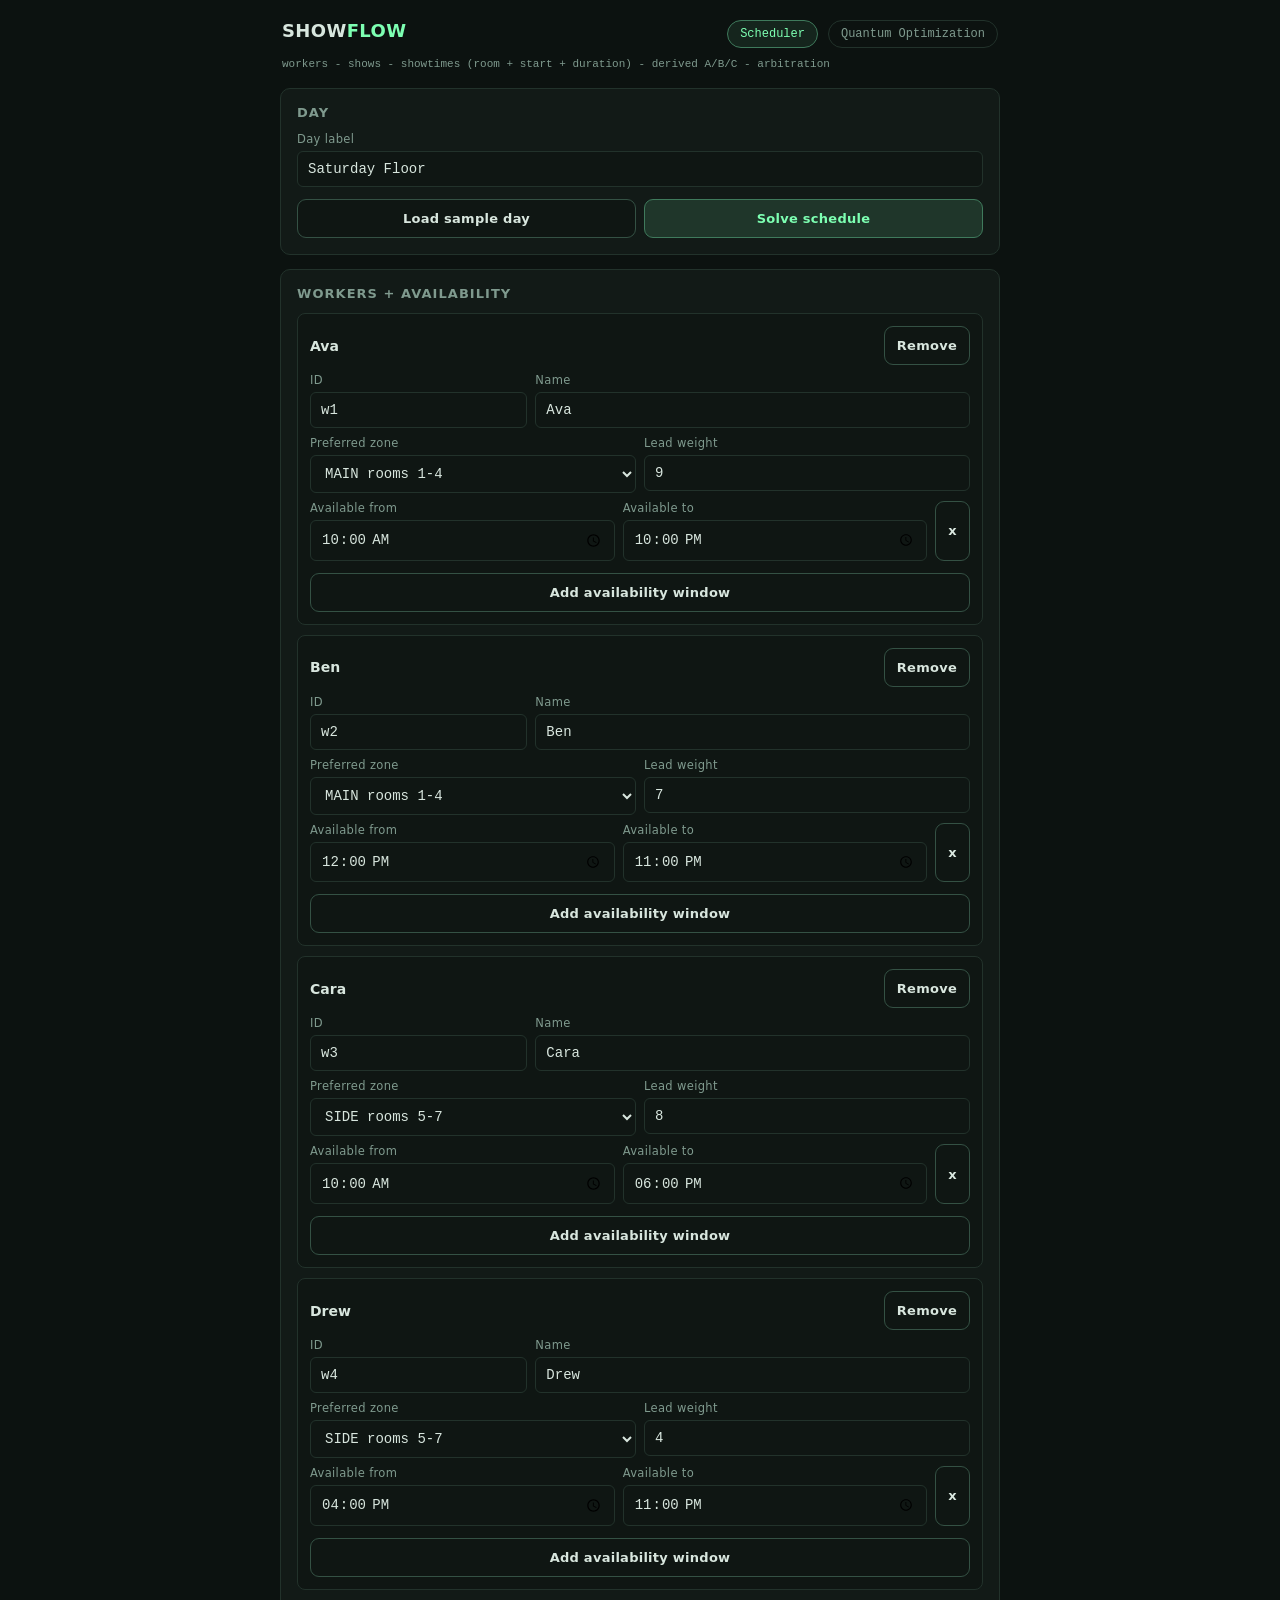
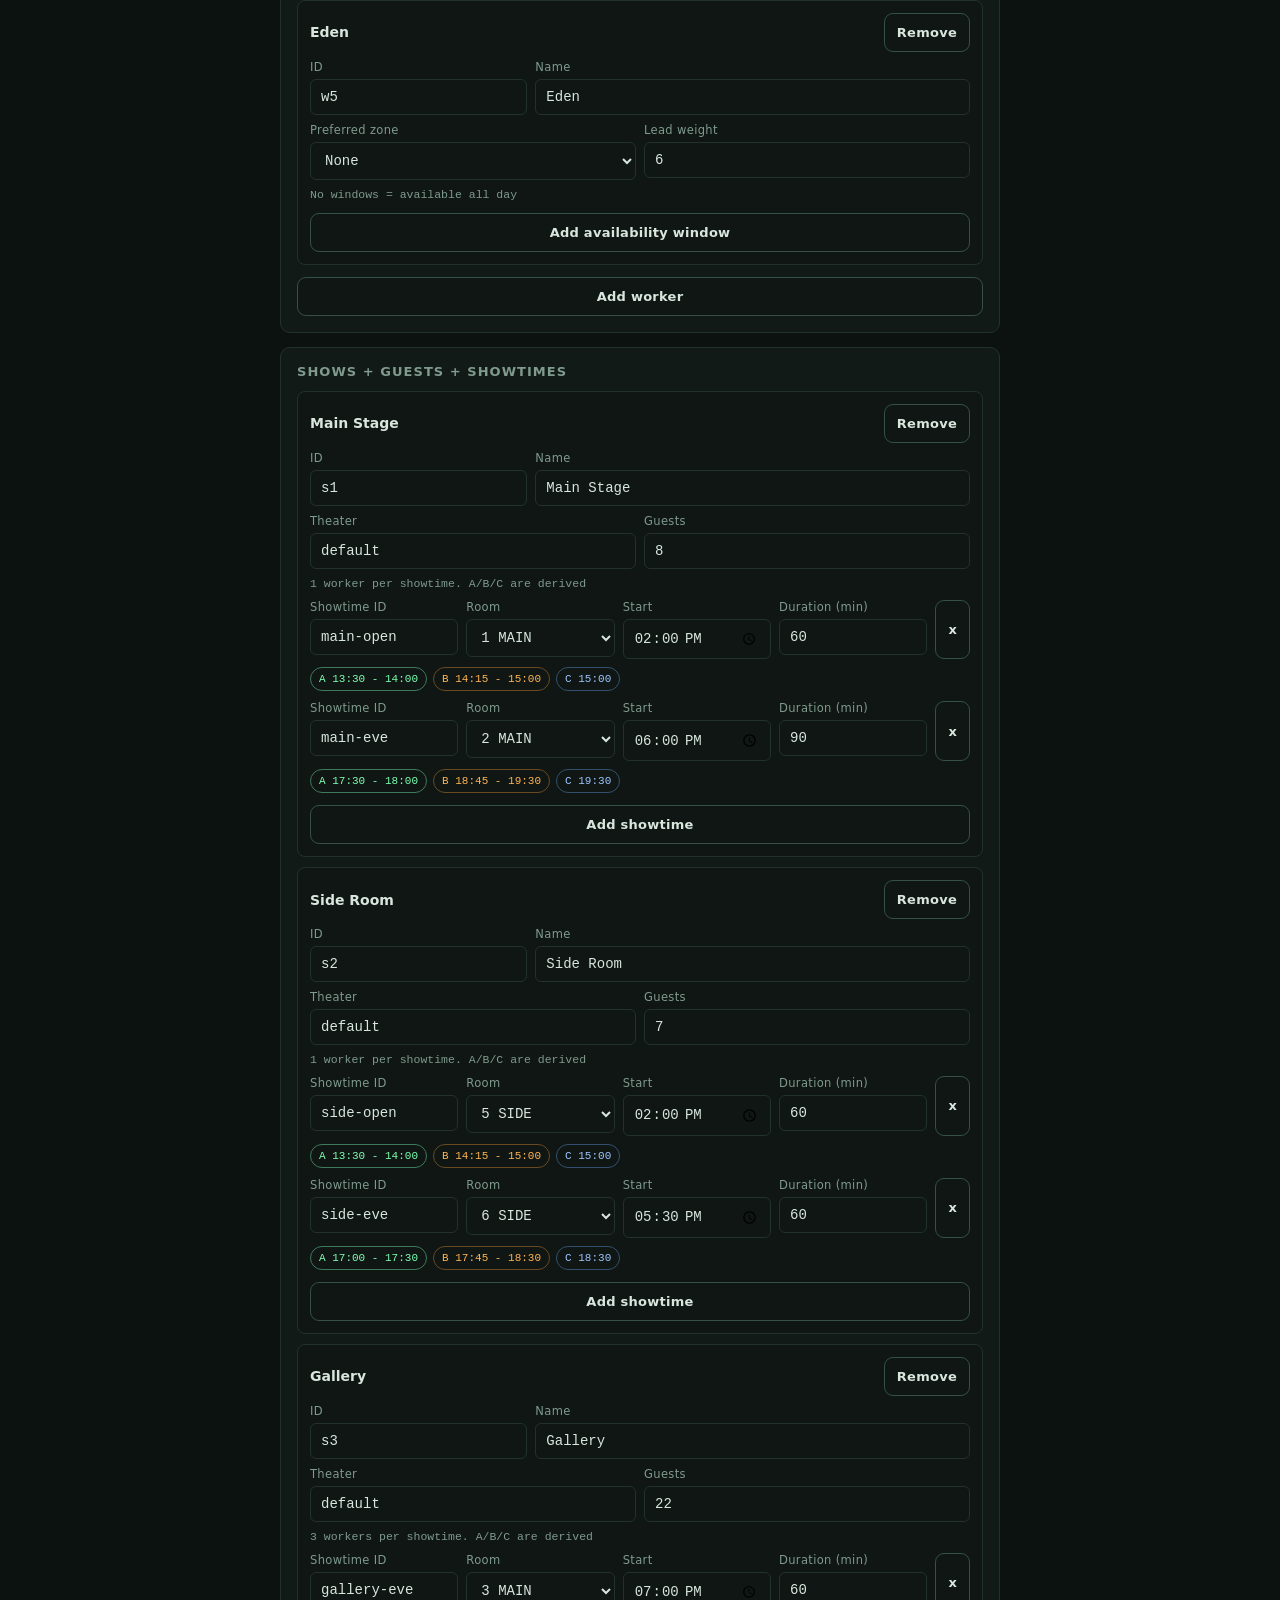
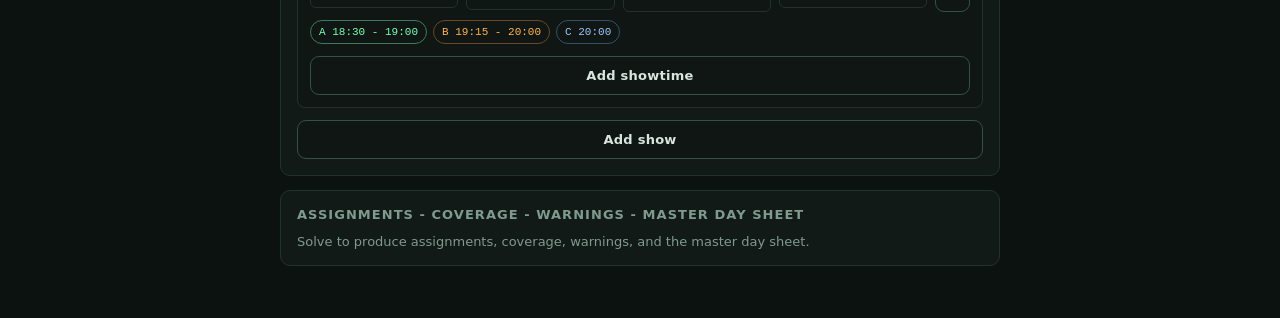
<file: index.html>
<!doctype html>
<html lang="en">
<head>
  <meta charset="utf-8">
  <meta name="viewport" content="width=device-width, initial-scale=1, viewport-fit=cover">
  <meta name="apple-mobile-web-app-capable" content="yes">
  <meta name="theme-color" content="#0c1210">
  <title>Showflow</title>
  <link rel="stylesheet" href="style.css">
</head>
<body>
  <div class="wrap">
    <header>
      <h1>SHOW<span>FLOW</span></h1>
      <nav class="nav-links" aria-label="Primary">
        <a href="index.html" class="nav-active">Scheduler</a>
        <a href="quantum.html">Quantum Optimization</a>
      </nav>
    </header>
    <p class="sub header-sub">workers - shows - showtimes (room + start + duration) - derived A/B/C - arbitration</p>

    <section class="panel">
      <h2>Day</h2>
      <label class="field">
        <span>Day label</span>
        <input id="day-label" value="Saturday Floor">
      </label>
      <div class="transport">
        <button type="button" id="load-sample">Load sample day</button>
        <button type="button" id="solve" class="primary">Solve schedule</button>
      </div>
    </section>

    <section class="panel">
      <h2>Workers + availability</h2>
      <div id="workers"></div>
      <div class="transport">
        <button type="button" id="add-worker">Add worker</button>
      </div>
    </section>

    <section class="panel">
      <h2>Shows + guests + showtimes</h2>
      <div id="shows"></div>
      <div class="transport">
        <button type="button" id="add-show">Add show</button>
      </div>
    </section>

    <section class="panel" id="result-panel">
      <h2>Assignments - coverage - warnings - master day sheet</h2>
      <div id="result"></div>
    </section>
  </div>
  <script src="engine.js?v=3"></script>
  <script src="app.js?v=3"></script>
</body>
</html>
</file>
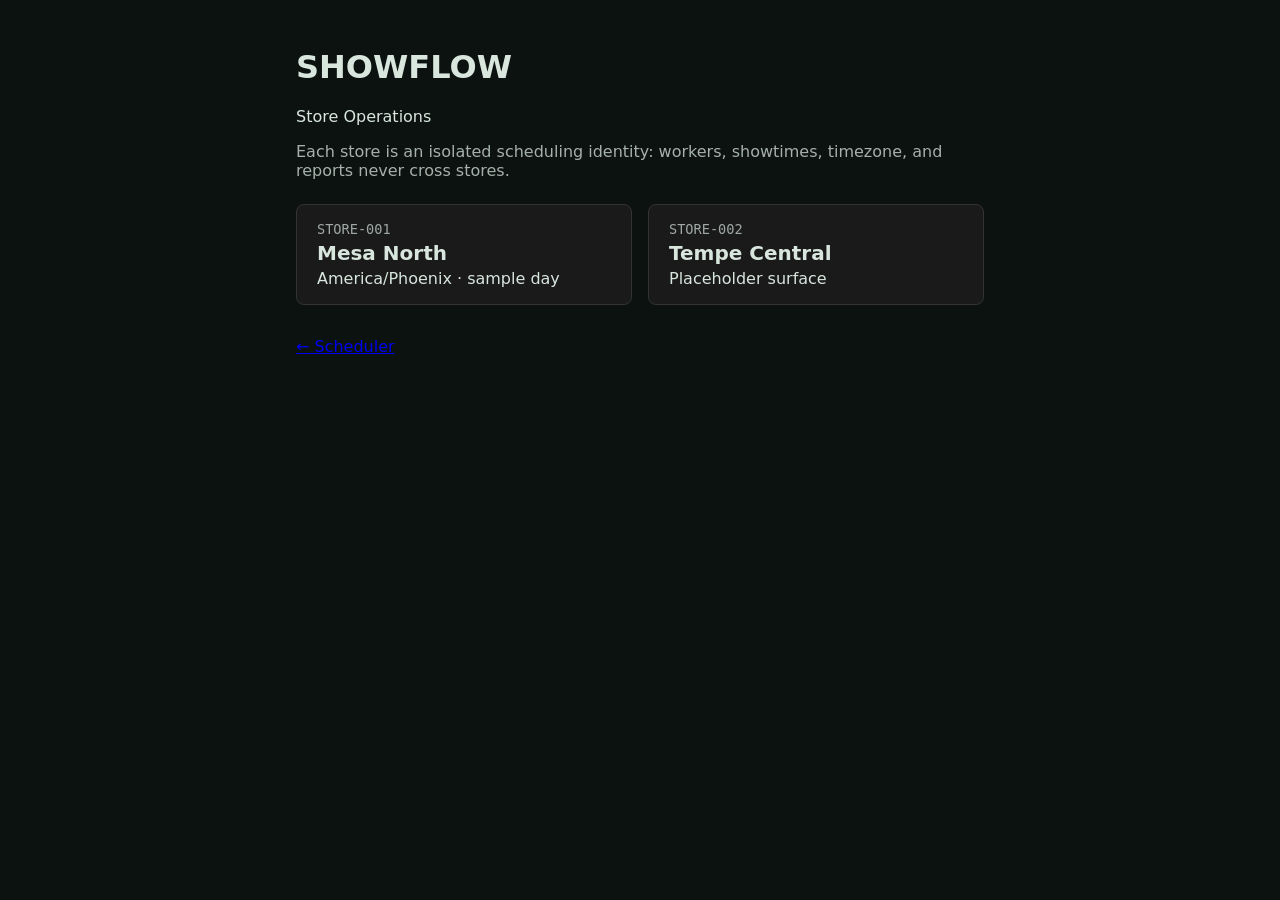
<file: stores/index.html>
<!DOCTYPE html>
<html lang="en">
<head>
  <meta charset="utf-8" />
  <meta name="viewport" content="width=device-width, initial-scale=1" />
  <title>Showflow — Store Operations</title>
  <link rel="stylesheet" href="../style.css" />
  <style>
    .store-grid { display: grid; gap: 1rem; margin-top: 1.5rem; }
    @media (min-width: 640px) { .store-grid { grid-template-columns: repeat(2, 1fr); } }
    .store-card {
      border: 1px solid var(--border, #333);
      border-radius: 8px;
      padding: 1rem 1.25rem;
      background: var(--card, #1a1a1a);
      text-decoration: none;
      color: inherit;
      display: block;
    }
    .store-card:hover { border-color: #6af; }
    .store-id { font-family: ui-monospace, monospace; opacity: 0.7; font-size: 0.85rem; }
    .store-name { font-size: 1.25rem; font-weight: 600; margin: 0.25rem 0; }
  </style>
</head>
<body>
  <main class="container" style="max-width: 720px; margin: 2rem auto; padding: 0 1rem;">
    <h1>SHOWFLOW</h1>
    <p>Store Operations</p>
    <p style="opacity:0.75">Each store is an isolated scheduling identity: workers, showtimes, timezone, and reports never cross stores.</p>

    <div class="store-grid">
      <a class="store-card" href="STORE-001/">
        <div class="store-id">STORE-001</div>
        <div class="store-name">Mesa North</div>
        <div>America/Phoenix · sample day</div>
      </a>
      <a class="store-card" href="STORE-002/">
        <div class="store-id">STORE-002</div>
        <div class="store-name">Tempe Central</div>
        <div>Placeholder surface</div>
      </a>
    </div>

    <p style="margin-top: 2rem">
      <a href="../index.html">← Scheduler</a>
    </p>
  </main>
</body>
</html>
</file>
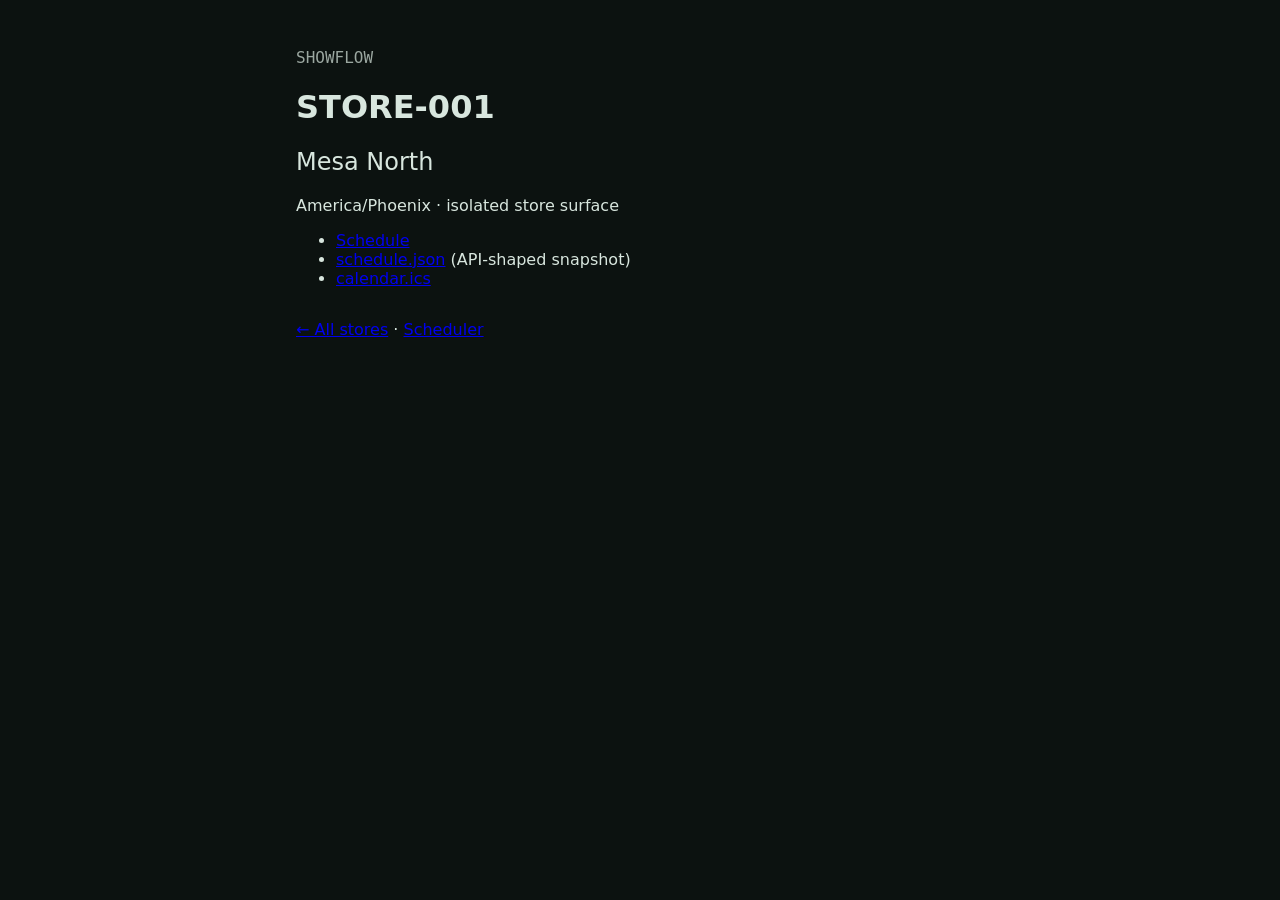
<file: stores/STORE-001/index.html>
<!DOCTYPE html>
<html lang="en">
<head>
  <meta charset="utf-8" />
  <meta name="viewport" content="width=device-width, initial-scale=1" />
  <title>STORE-001 · Mesa North — Showflow</title>
  <link rel="stylesheet" href="../../style.css" />
</head>
<body>
  <main class="container" style="max-width: 720px; margin: 2rem auto; padding: 0 1rem;">
    <p style="opacity:0.7; font-family: ui-monospace, monospace;">SHOWFLOW</p>
    <h1>STORE-001</h1>
    <h2 style="font-weight:500; margin-top:0">Mesa North</h2>
    <p>America/Phoenix · isolated store surface</p>

    <ul>
      <li><a href="schedule.html">Schedule</a></li>
      <li><a href="schedule.json">schedule.json</a> (API-shaped snapshot)</li>
      <li><a href="calendar.ics">calendar.ics</a></li>
    </ul>

    <p style="margin-top: 2rem">
      <a href="../index.html">← All stores</a>
      · <a href="../../index.html">Scheduler</a>
    </p>
  </main>
</body>
</html>
</file>
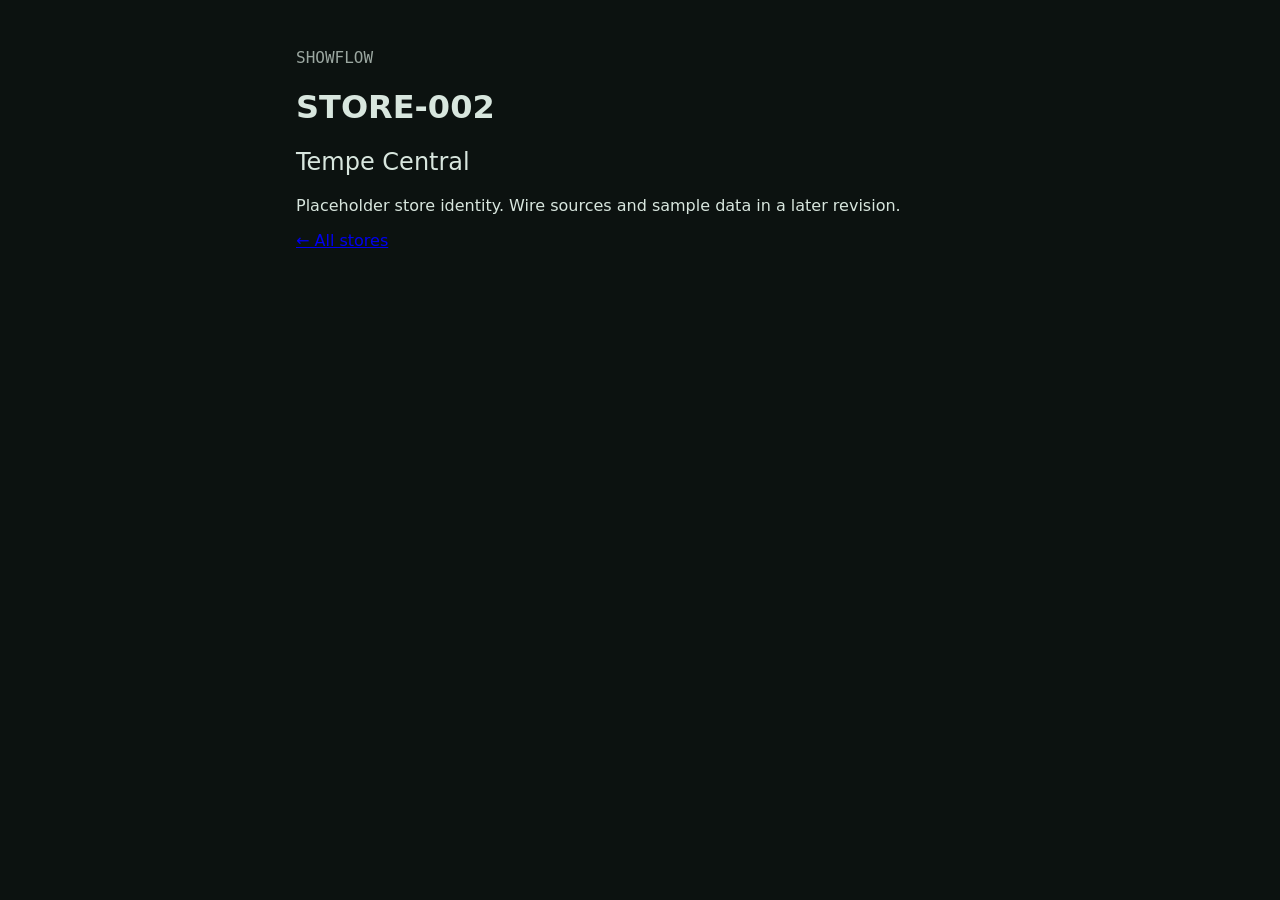
<file: stores/STORE-002/index.html>
<!DOCTYPE html>
<html lang="en">
<head>
  <meta charset="utf-8" />
  <meta name="viewport" content="width=device-width, initial-scale=1" />
  <title>STORE-002 · Tempe Central — Showflow</title>
  <link rel="stylesheet" href="../../style.css" />
</head>
<body>
  <main class="container" style="max-width: 720px; margin: 2rem auto; padding: 0 1rem;">
    <p style="opacity:0.7; font-family: ui-monospace, monospace;">SHOWFLOW</p>
    <h1>STORE-002</h1>
    <h2 style="font-weight:500; margin-top:0">Tempe Central</h2>
    <p>Placeholder store identity. Wire sources and sample data in a later revision.</p>
    <p><a href="../index.html">← All stores</a></p>
  </main>
</body>
</html>
</file>
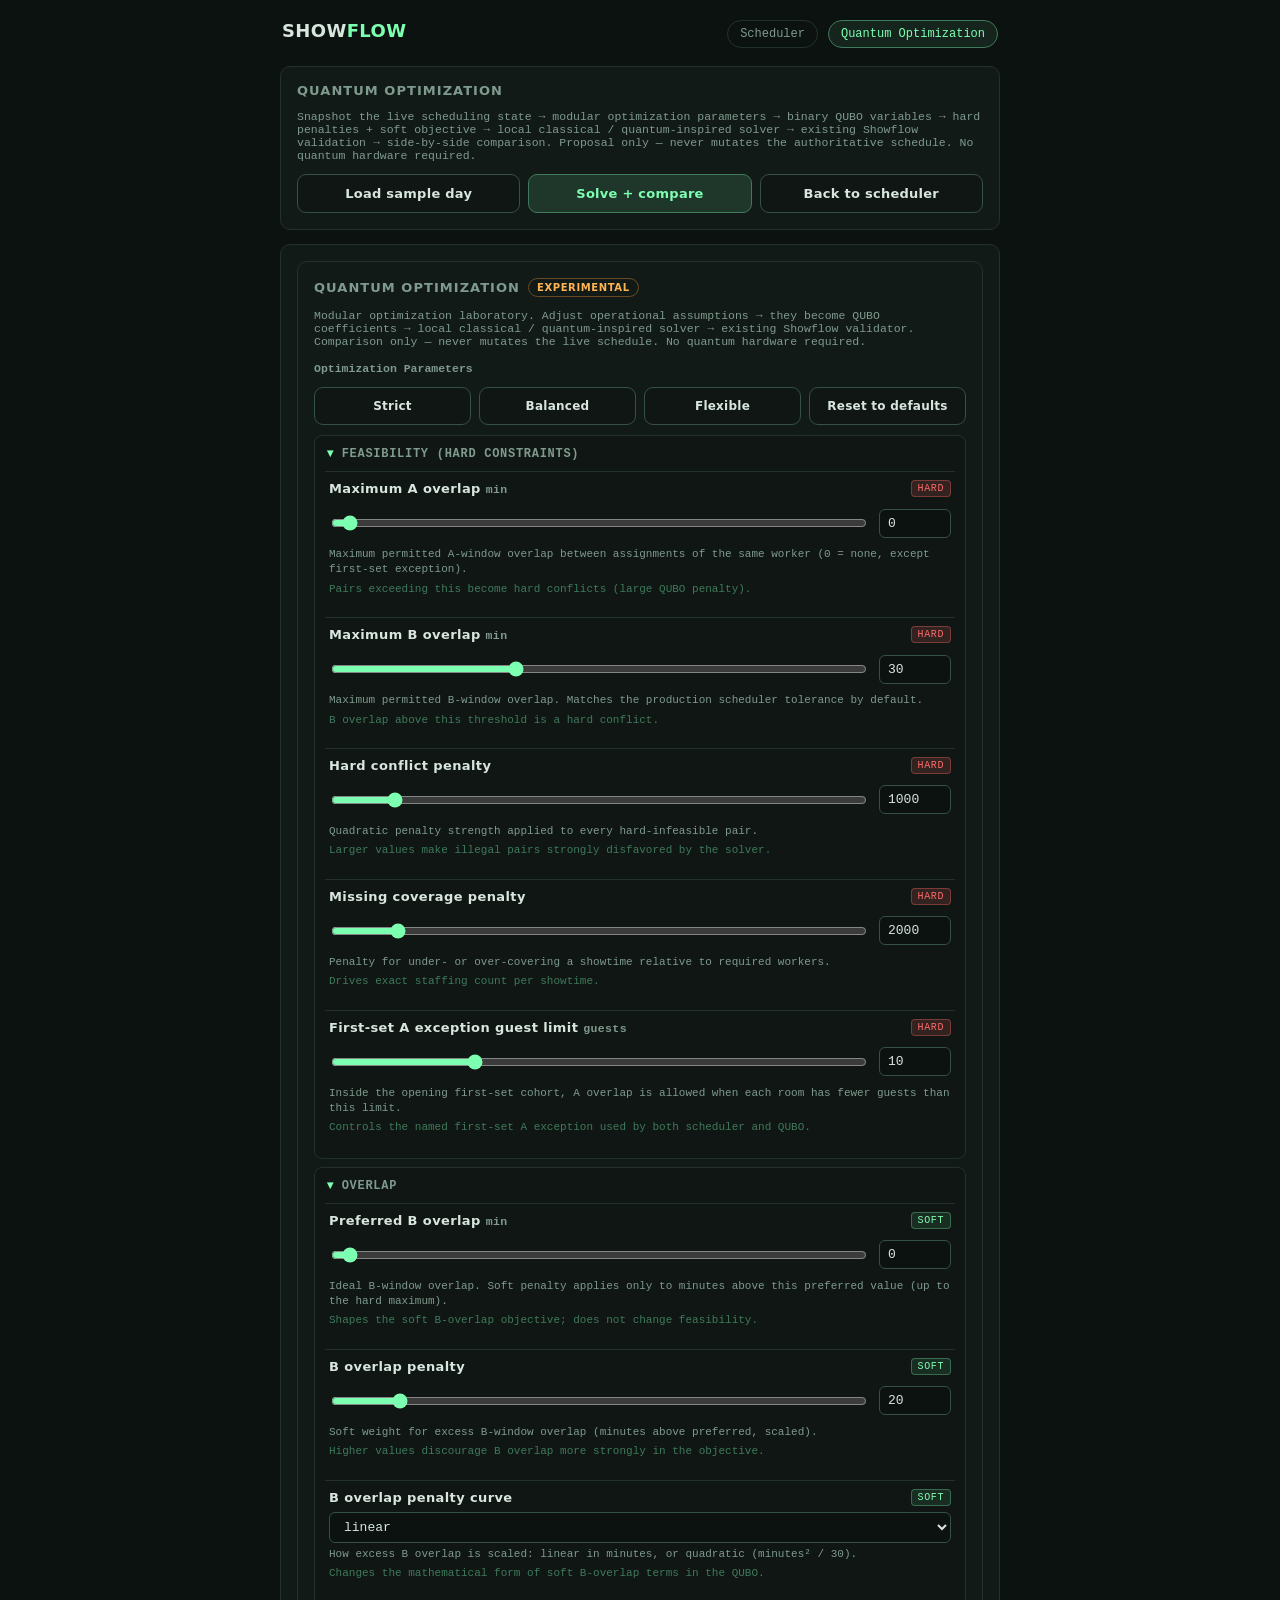
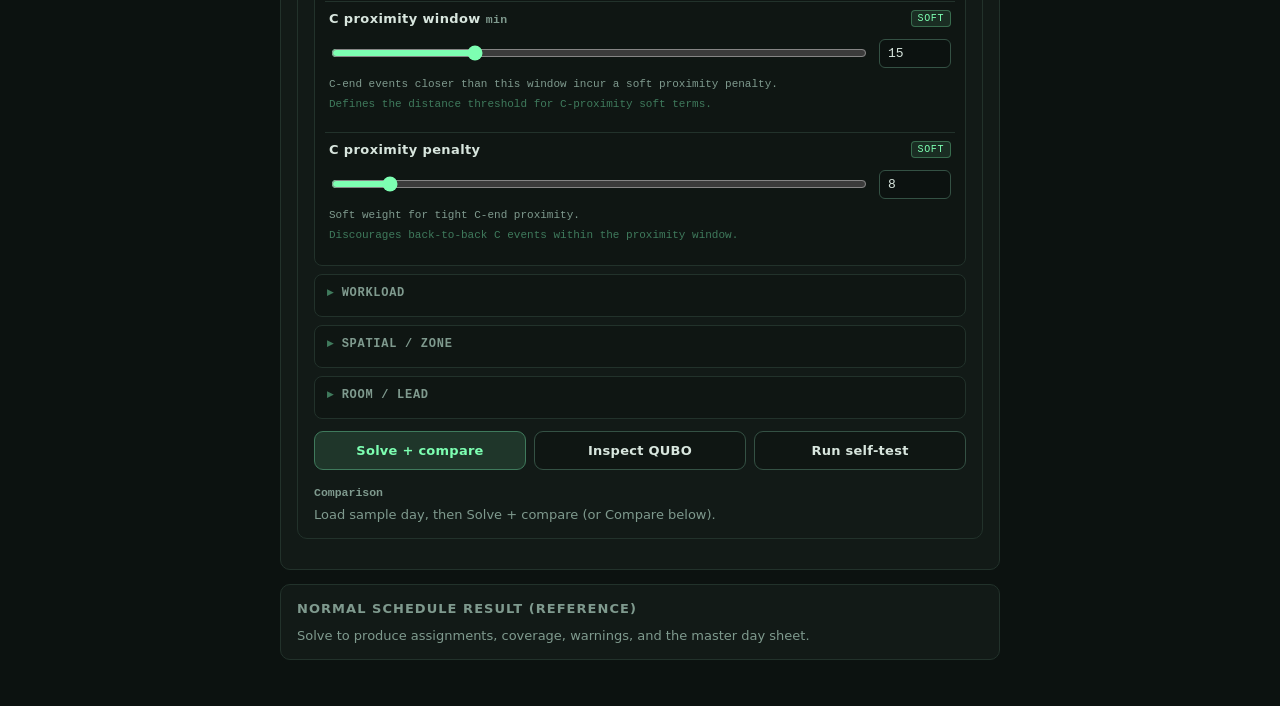
<file: quantum.html>
<!doctype html>
<html lang="en">
<head>
  <meta charset="utf-8">
  <meta name="viewport" content="width=device-width, initial-scale=1, viewport-fit=cover">
  <meta name="apple-mobile-web-app-capable" content="yes">
  <meta name="theme-color" content="#0c1210">
  <title>Showflow — Quantum Optimization</title>
  <link rel="stylesheet" href="style.css">
  <link rel="stylesheet" href="quantum/op-params.css?v=1">
</head>
<body>
  <div class="wrap">
    <header>
      <h1>SHOW<span>FLOW</span></h1>
      <nav class="nav-links" aria-label="Primary">
        <a href="index.html">Scheduler</a>
        <a href="quantum.html" class="nav-active">Quantum Optimization</a>
      </nav>
    </header>

    <section class="panel">
      <h2>Quantum Optimization</h2>
      <p class="muted" style="margin:0 0 12px">
        Snapshot the live scheduling state → modular optimization parameters →
        binary QUBO variables → hard penalties + soft objective → local classical /
        quantum-inspired solver → existing Showflow validation → side-by-side comparison.
        Proposal only — never mutates the authoritative schedule.
        No quantum hardware required.
      </p>
      <div class="transport">
        <button type="button" id="load-sample">Load sample day</button>
        <button type="button" id="solve" class="primary">Solve + compare</button>
        <a class="button-link" href="index.html">Back to scheduler</a>
      </div>
    </section>

    <section class="panel" id="quantum-host">
    </section>

    <section class="panel" id="result-panel">
      <h2>Normal schedule result (reference)</h2>
      <div id="result"></div>
    </section>

    <div id="workers" hidden></div>
    <div id="shows" hidden></div>
    <input type="hidden" id="day-label" value="Saturday Floor">
  </div>

  <script src="engine.js?v=4"></script>
  <script src="app.js?v=4"></script>
  <script src="quantum/optimization-params.js?v=1"></script>
  <script src="quantum/qubo-builder.js?v=4"></script>
  <script src="quantum/qubo-inspect.js?v=2"></script>
  <script src="quantum/qubo-solver.js?v=2"></script>
  <script src="quantum/quantum-optimization.js?v=4"></script>
  <script src="quantum/quantum-ui.js?v=4"></script>
  <script src="quantum/quantum-enhancements.js?v=2"></script>
  <script>
    document.documentElement.dataset.quantumStandalone = "1";
    if (window.ShowflowQuantumUI) {
      ShowflowQuantumUI.getState().enabled = true;
      ShowflowQuantumUI.init();
    }
    document.getElementById("solve")?.addEventListener("click", () => {
      if (typeof state === "undefined") return;
      state.result = solve(state.workers, state.shows);
      if (typeof renderResult === "function") renderResult();
      if (window.ShowflowQuantumUI) ShowflowQuantumUI.runCompare();
    });
  </script>
</body>
</html>
</file>
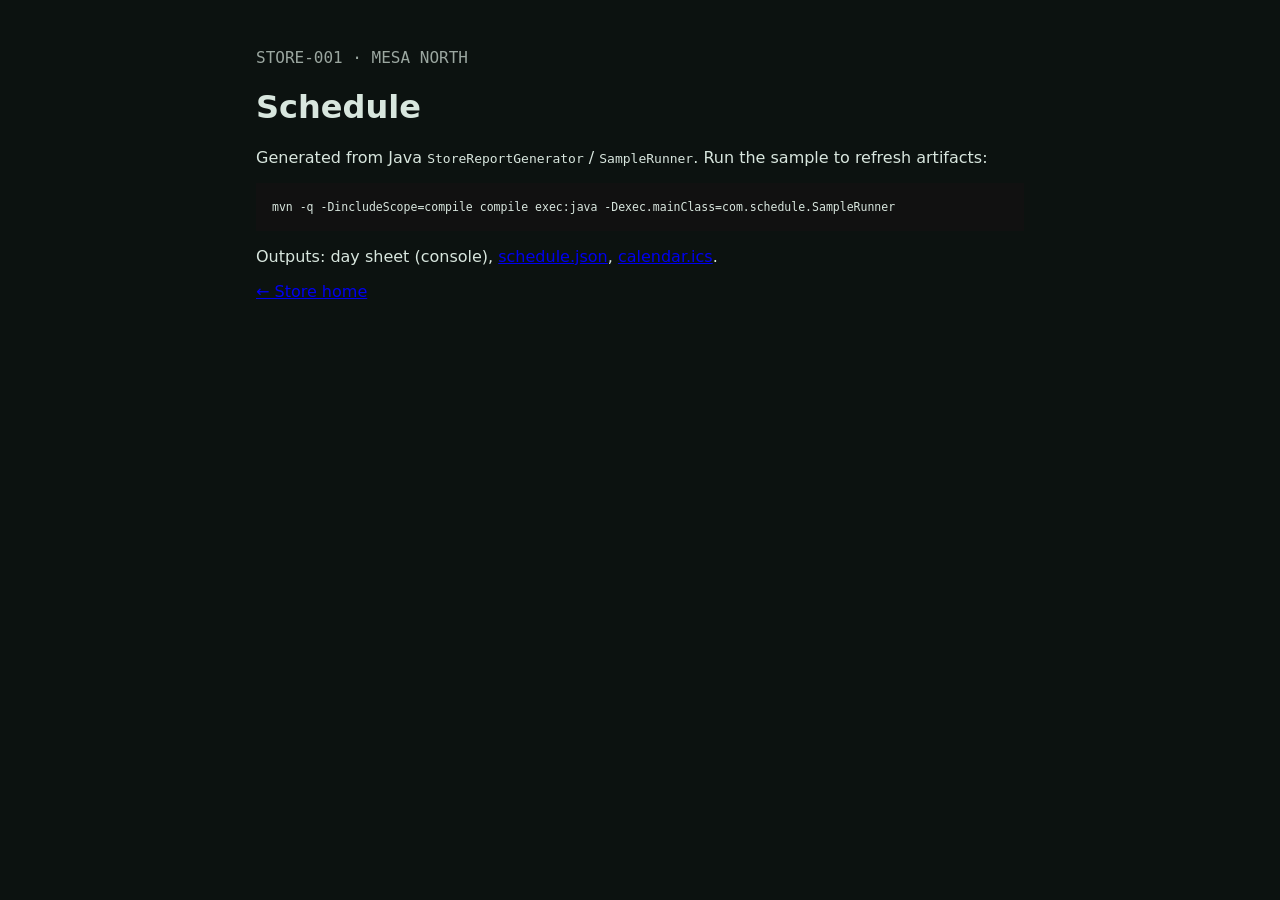
<file: stores/STORE-001/schedule.html>
<!DOCTYPE html>
<html lang="en">
<head>
  <meta charset="utf-8" />
  <meta name="viewport" content="width=device-width, initial-scale=1" />
  <title>Schedule · STORE-001</title>
  <link rel="stylesheet" href="../../style.css" />
</head>
<body>
  <main class="container" style="max-width: 800px; margin: 2rem auto; padding: 0 1rem;">
    <p style="opacity:0.7; font-family: ui-monospace, monospace;">STORE-001 · MESA NORTH</p>
    <h1>Schedule</h1>
    <p>Generated from Java <code>StoreReportGenerator</code> / <code>SampleRunner</code>. Run the sample to refresh artifacts:</p>
    <pre style="background:#111; padding:1rem; overflow:auto;">mvn -q -DincludeScope=compile compile exec:java -Dexec.mainClass=com.schedule.SampleRunner</pre>
    <p>Outputs: day sheet (console), <a href="schedule.json">schedule.json</a>, <a href="calendar.ics">calendar.ics</a>.</p>
    <p><a href="index.html">← Store home</a></p>
  </main>
</body>
</html>
</file>
<file: style.css>
:root{
  --bg: #0c1210;
  --panel: #121a17;
  --panel-2: #0f1613;
  --line: #22322b;
  --line-bright: #345144;
  --text: #d8e6de;
  --text-dim: #7f9a8e;
  --phosphor: #7dffb2;
  --phosphor-dim: #3f7a5c;
  --amber: #ffb454;
  --danger: #ff6b6b;
  --mono: ui-monospace, "SF Mono", Menlo, Consolas, monospace;
  --sans: -apple-system, BlinkMacSystemFont, "SF Pro Text", system-ui, sans-serif;
}
*{ box-sizing: border-box; -webkit-tap-highlight-color: transparent; }
html,body{
  margin:0;
  padding:0;
  background:var(--bg);
  color:var(--text);
  font-family:var(--sans);
}
body{
  padding: max(16px, env(safe-area-inset-top)) 16px max(28px, env(safe-area-inset-bottom));
  background-image:
    linear-gradient(var(--bg), var(--bg)),
    repeating-linear-gradient(0deg, rgba(125,255,178,0.035) 0px, rgba(125,255,178,0.035) 1px, transparent 1px, transparent 24px),
    repeating-linear-gradient(90deg, rgba(125,255,178,0.035) 0px, rgba(125,255,178,0.035) 1px, transparent 1px, transparent 24px);
}
.wrap{ max-width: 720px; margin: 0 auto; }
header{ display:flex; align-items:baseline; justify-content:space-between; gap:12px; margin: 4px 2px 18px; }
header h1{ font-size: 18px; letter-spacing: 0.02em; margin:0; font-weight: 600; }
header h1 span{ color: var(--phosphor); }
header .sub{ font-family: var(--mono); font-size: 11px; color: var(--text-dim); text-align:right; }
.panel{
  background: var(--panel);
  border: 1px solid var(--line);
  border-radius: 10px;
  padding: 16px;
  margin-bottom: 14px;
}
.panel h2{
  margin: 0 0 12px;
  font-size: 13px;
  letter-spacing: 0.08em;
  text-transform: uppercase;
  color: var(--text-dim);
  font-weight: 600;
}
.row{ display:flex; gap:8px; flex-wrap:wrap; }
.field{ display:flex; flex-direction:column; gap:5px; flex:1; min-width: 110px; }
.field.grow{ flex: 2; }
label{ font-size: 11.5px; color: var(--text-dim); letter-spacing: 0.03em; }
input, select, textarea{
  background: var(--panel-2);
  border: 1px solid var(--line);
  color: var(--text);
  font-family: var(--mono);
  font-size: 14px;
  border-radius: 6px;
  padding: 9px 10px;
  width: 100%;
}
textarea{
  min-height: 220px;
  resize: vertical;
  line-height: 1.45;
  font-size: 12px;
}
button{
  border-radius: 9px;
  border: 1px solid var(--line-bright);
  font-family: var(--sans);
  font-size: 13px;
  font-weight:600;
  letter-spacing: 0.02em;
  background: var(--panel-2);
  color: var(--text);
  padding: 11px 12px;
}
button.primary{
  background: rgba(125,255,178,0.12);
  color: var(--phosphor);
  border-color: var(--phosphor-dim);
}
button.warn{
  color: var(--amber);
  border-color: #6a4a22;
}
button.danger{
  color: var(--danger);
  border-color: #5a2a2a;
}
button:active{ transform: scale(0.98); }
.transport{ display:flex; gap:8px; flex-wrap:wrap; margin-top: 12px; }
.transport button{ flex:1; min-width: 110px; }
.card{
  border: 1px solid var(--line);
  background: var(--panel-2);
  border-radius: 8px;
  padding: 12px;
  margin-bottom: 10px;
}
.card:last-child{ margin-bottom: 0; }
.card-head{
  display:flex;
  justify-content:space-between;
  align-items:center;
  gap:8px;
  margin-bottom: 8px;
}
.card-head strong{ font-size: 14px; }
.muted{ color: var(--text-dim); font-family: var(--mono); font-size: 11.5px; }
.chip-row{ display:flex; gap:6px; flex-wrap:wrap; margin-top: 8px; }
.chip{
  font-family: var(--mono);
  font-size: 11px;
  border: 1px solid var(--line);
  border-radius: 20px;
  padding: 5px 8px;
  color: var(--text-dim);
}
.chip.a{ color: var(--phosphor); border-color: var(--phosphor-dim); }
.chip.b{ color: var(--amber); border-color: #6a4a22; }
.chip.c{ color: #9ec5ff; border-color: #35506e; }
.stats{ display:grid; grid-template-columns: repeat(2, 1fr); gap:8px; }
.stat{
  border: 1px solid var(--line);
  border-radius: 8px;
  padding: 10px;
  background: var(--panel-2);
}
.stat .k{ font-size: 11px; color: var(--text-dim); letter-spacing: 0.04em; }
.stat .v{ font-family: var(--mono); font-size: 18px; color: var(--phosphor); margin-top: 4px; }
.stat .v.warn{ color: var(--amber); }
.stat .v.bad{ color: var(--danger); }
.table-wrap{ overflow-x:auto; -webkit-overflow-scrolling: touch; }
table{ width:100%; border-collapse: collapse; font-size: 12.5px; }
th, td{ text-align:left; padding: 8px 6px; border-bottom: 1px solid var(--line); vertical-align: top; }
th{ color: var(--text-dim); font-size: 11px; letter-spacing: 0.04em; font-weight: 600; }
.ok{ color: var(--phosphor); }
.warn-text{ color: var(--amber); }
.bad{ color: var(--danger); }
.empty{ color: var(--text-dim); font-size: 13px; }
details.sheet{ margin-top: 10px; border-top: 1px solid var(--line); padding-top: 10px; }
summary{ cursor:pointer; color: var(--text-dim); font-size: 13px; }
pre{
  white-space: pre-wrap;
  word-break: break-word;
  font-family: var(--mono);
  font-size: 11.5px;
  line-height: 1.4;
  margin: 10px 0 0;
}
@media (min-width: 720px){
  .stats{ grid-template-columns: repeat(4, 1fr); }
}

/* Quantum Optimization experiment panel */
.quantum-panel h2 {
  display: flex;
  align-items: center;
  gap: 8px;
  flex-wrap: wrap;
}
.quantum-badge {
  font-size: 10px;
  letter-spacing: 0.06em;
  text-transform: uppercase;
  color: var(--amber);
  border: 1px solid #6a4a22;
  border-radius: 20px;
  padding: 3px 8px;
  font-weight: 600;
}
.quantum-toggle {
  display: flex;
  align-items: center;
  gap: 10px;
  font-size: 13px;
  color: var(--text);
  margin-bottom: 4px;
}
.quantum-toggle input {
  width: auto;
  accent-color: var(--phosphor);
}
.quantum-weights {
  display: grid;
  grid-template-columns: repeat(2, 1fr);
  gap: 8px;
}
.quantum-compare {
  display: grid;
  grid-template-columns: 1fr;
  gap: 12px;
}
.quantum-col {
  border: 1px solid var(--line);
  border-radius: 8px;
  padding: 12px;
  background: var(--panel-2);
}
.quantum-col h3 {
  margin: 0 0 4px;
  font-size: 13px;
  letter-spacing: 0.04em;
  text-transform: uppercase;
  color: var(--text-dim);
}
.quantum-col table {
  margin-top: 8px;
}
.quantum-col td:last-child {
  font-family: var(--mono);
  text-align: right;
}
@media (min-width: 640px) {
  .quantum-weights { grid-template-columns: repeat(4, 1fr); }
  .quantum-compare { grid-template-columns: 1fr 1fr; }
}

/* Primary nav between Scheduler and Quantum Optimization */
.nav-links {
  display: flex;
  gap: 10px;
  flex-wrap: wrap;
  align-items: center;
}
.nav-links a {
  font-family: var(--mono);
  font-size: 12px;
  color: var(--text-dim);
  text-decoration: none;
  border: 1px solid var(--line);
  border-radius: 20px;
  padding: 6px 12px;
}
.nav-links a:hover {
  color: var(--phosphor);
  border-color: var(--phosphor-dim);
}
.nav-links a.nav-active {
  color: var(--phosphor);
  border-color: var(--phosphor-dim);
  background: rgba(125, 255, 178, 0.08);
}
.header-sub {
  margin: -8px 2px 18px;
  font-family: var(--mono);
  font-size: 11px;
  color: var(--text-dim);
}
a.button-link {
  display: inline-flex;
  align-items: center;
  justify-content: center;
  flex: 1;
  min-width: 110px;
  border-radius: 9px;
  border: 1px solid var(--line-bright);
  font-family: var(--sans);
  font-size: 13px;
  font-weight: 600;
  letter-spacing: 0.02em;
  background: var(--panel-2);
  color: var(--text);
  padding: 11px 12px;
  text-decoration: none;
  text-align: center;
}
a.button-link:active { transform: scale(0.98); }

/* Quantum Optimization enhancements */
.quantum-disclosure {
  display: block;
  width: 100%;
  text-align: left;
  background: transparent;
  border: none;
  color: var(--text-dim);
  font-family: var(--mono);
  font-size: 12px;
  letter-spacing: 0.04em;
  text-transform: uppercase;
  padding: 8px 0;
  cursor: pointer;
  margin-top: 4px;
}
.quantum-disclosure:hover {
  color: var(--phosphor);
}
.qubo-diagnostics {
  display: flex;
  flex-wrap: wrap;
  gap: 10px 16px;
  padding: 10px 12px;
  border: 1px solid var(--line);
  border-radius: 8px;
  background: var(--panel-2);
  font-family: var(--mono);
  font-size: 12px;
  color: var(--text-dim);
}
.qubo-diagnostics strong {
  color: var(--phosphor);
  font-weight: 600;
}
.quantum-conclusion {
  margin-top: 12px;
  padding: 12px;
  border: 1px solid var(--line);
  border-radius: 8px;
  background: rgba(125, 255, 178, 0.04);
}
.quantum-conclusion-list {
  margin: 0;
  padding-left: 18px;
  font-size: 13px;
  color: var(--text);
}
.quantum-conclusion-list li {
  margin: 4px 0;
}
.quantum-disclaimer {
  font-size: 12px;
  line-height: 1.45;
}
.qubo-inspect {
  margin-top: 14px;
  border: 1px solid var(--line);
  border-radius: 8px;
  background: var(--panel-2);
  padding: 12px;
}
.qubo-inspect h3 {
  margin: 0 0 8px;
  font-size: 13px;
  letter-spacing: 0.04em;
  text-transform: uppercase;
  color: var(--text-dim);
}
.qubo-inspect-pre {
  margin: 0;
  max-height: 360px;
  overflow: auto;
  font-family: var(--mono);
  font-size: 11px;
  line-height: 1.45;
  color: var(--text);
  white-space: pre-wrap;
  word-break: break-word;
}
.energy-cell {
  font-weight: 600;
}
</file>
<file: quantum/op-params.css>
/* —— Modular Optimization Parameters —— */
.op-params {
  display: flex;
  flex-direction: column;
  gap: 8px;
}
.op-group {
  border: 1px solid var(--line);
  border-radius: 8px;
  background: var(--panel-2);
  padding: 0 10px 6px;
}
.op-group > summary {
  cursor: pointer;
  list-style: none;
  font-family: var(--mono);
  font-size: 12px;
  letter-spacing: 0.06em;
  text-transform: uppercase;
  color: var(--text-dim);
  padding: 10px 2px;
  font-weight: 600;
}
.op-group > summary::-webkit-details-marker { display: none; }
.op-group > summary::before {
  content: "▸ ";
  color: var(--phosphor-dim);
}
.op-group[open] > summary::before {
  content: "▾ ";
  color: var(--phosphor);
}
.op-group-body {
  display: flex;
  flex-direction: column;
  gap: 12px;
  padding-bottom: 8px;
}
.op-row {
  padding: 8px 4px;
  border-top: 1px solid var(--line);
}
.op-label-row {
  display: flex;
  align-items: center;
  justify-content: space-between;
  gap: 8px;
  margin-bottom: 6px;
}
.op-label-row label {
  font-size: 13px;
  font-weight: 600;
  color: var(--text);
}
.op-kind {
  font-family: var(--mono);
  font-size: 10px;
  letter-spacing: 0.06em;
  padding: 2px 6px;
  border-radius: 4px;
  flex-shrink: 0;
}
.op-hard {
  background: rgba(255, 107, 107, 0.15);
  color: var(--danger);
  border: 1px solid rgba(255, 107, 107, 0.35);
}
.op-soft {
  background: rgba(125, 255, 178, 0.1);
  color: var(--phosphor);
  border: 1px solid rgba(125, 255, 178, 0.3);
}
.op-controls {
  display: flex;
  align-items: center;
  gap: 10px;
  flex-wrap: wrap;
}
.op-slider {
  flex: 1 1 140px;
  min-width: 120px;
  accent-color: var(--phosphor);
}
.op-num {
  width: 72px;
  font-family: var(--mono);
  font-size: 13px;
  background: var(--bg);
  border: 1px solid var(--line-bright);
  color: var(--text);
  border-radius: 6px;
  padding: 6px 8px;
}
.op-select {
  font-family: var(--mono);
  font-size: 13px;
  background: var(--bg);
  border: 1px solid var(--line-bright);
  color: var(--text);
  border-radius: 6px;
  padding: 6px 10px;
  min-width: 120px;
}
.op-desc, .op-effect {
  margin: 4px 0 0;
  font-size: 11px;
  line-height: 1.4;
}
.op-effect {
  color: var(--phosphor-dim);
}
.op-presets {
  margin-bottom: 10px;
  flex-wrap: wrap;
}
.op-presets button {
  font-size: 12px;
}
.quantum-status {
  font-family: var(--mono);
  font-size: 14px;
  font-weight: 700;
  letter-spacing: 0.04em;
  padding: 10px 12px;
  border-radius: 8px;
  margin-bottom: 12px;
  text-align: center;
}
.quantum-status.ok {
  background: rgba(125, 255, 178, 0.12);
  border: 1px solid rgba(125, 255, 178, 0.4);
  color: var(--phosphor);
}
.quantum-status.bad {
  background: rgba(255, 107, 107, 0.12);
  border: 1px solid rgba(255, 107, 107, 0.4);
  color: var(--danger);
}
.op-measurable {
  margin: 12px 0;
  padding: 10px 12px;
  border: 1px solid var(--line);
  border-radius: 8px;
  background: var(--panel-2);
}
.op-measurable h4 {
  margin: 0 0 6px;
  font-size: 12px;
  letter-spacing: 0.04em;
  text-transform: uppercase;
}
.op-measurable ul {
  margin: 0;
  padding-left: 18px;
  font-size: 13px;
}
.op-measurable li {
  margin: 3px 0;
}
@media (max-width: 480px) {
  .op-controls {
    flex-direction: column;
    align-items: stretch;
  }
  .op-num {
    width: 100%;
  }
  .quantum-compare {
    flex-direction: column;
  }
}
</file>
